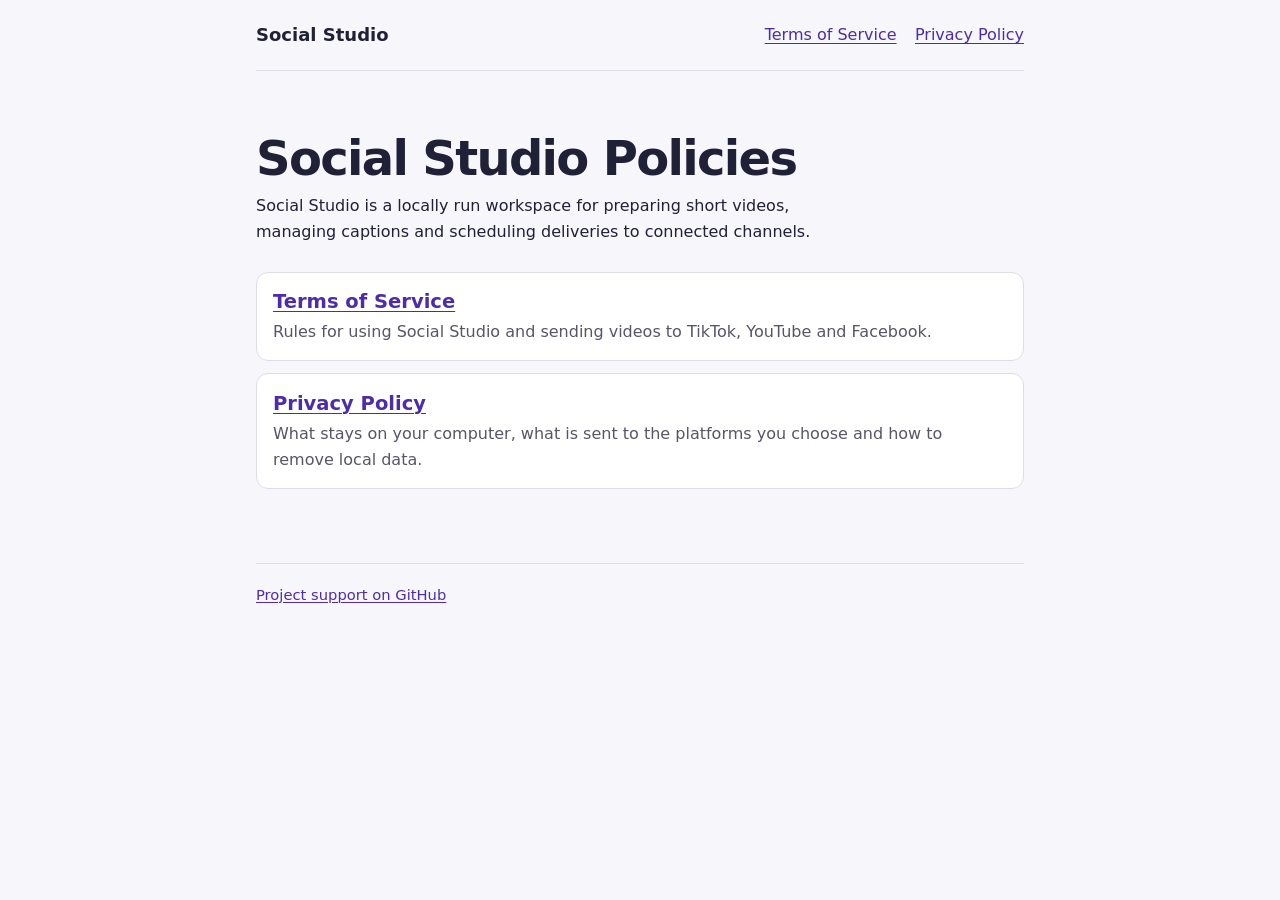
<file: docs/index.html>
<!doctype html>
<html lang="en">
<head>
  <meta charset="utf-8">
  <meta name="viewport" content="width=device-width, initial-scale=1">
  <meta name="description" content="Terms of Service and Privacy Policy for Social Studio.">
  <title>Social Studio Policies</title>
  <link rel="stylesheet" href="policies.css">
</head>
<body>
  <a class="skip" href="#main">Skip to content</a>
  <header class="site-header">
    <a class="wordmark" href="./" aria-current="page">Social Studio</a>
    <nav aria-label="Policies">
      <a href="terms.html">Terms of Service</a>
      <a href="privacy.html">Privacy Policy</a>
    </nav>
  </header>
  <main id="main">
    <h1>Social Studio Policies</h1>
    <p class="intro">Social Studio is a locally run workspace for preparing short videos, managing captions and scheduling deliveries to connected channels.</p>
    <ul class="policy-list">
      <li>
        <h2><a href="terms.html">Terms of Service</a></h2>
        <p>Rules for using Social Studio and sending videos to TikTok, YouTube and Facebook.</p>
      </li>
      <li>
        <h2><a href="privacy.html">Privacy Policy</a></h2>
        <p>What stays on your computer, what is sent to the platforms you choose and how to remove local data.</p>
      </li>
    </ul>
  </main>
  <footer class="site-footer"><a href="https://github.com/baonhq1406/BaoHQ/issues">Project support on GitHub</a></footer>
</body>
</html>
</file>
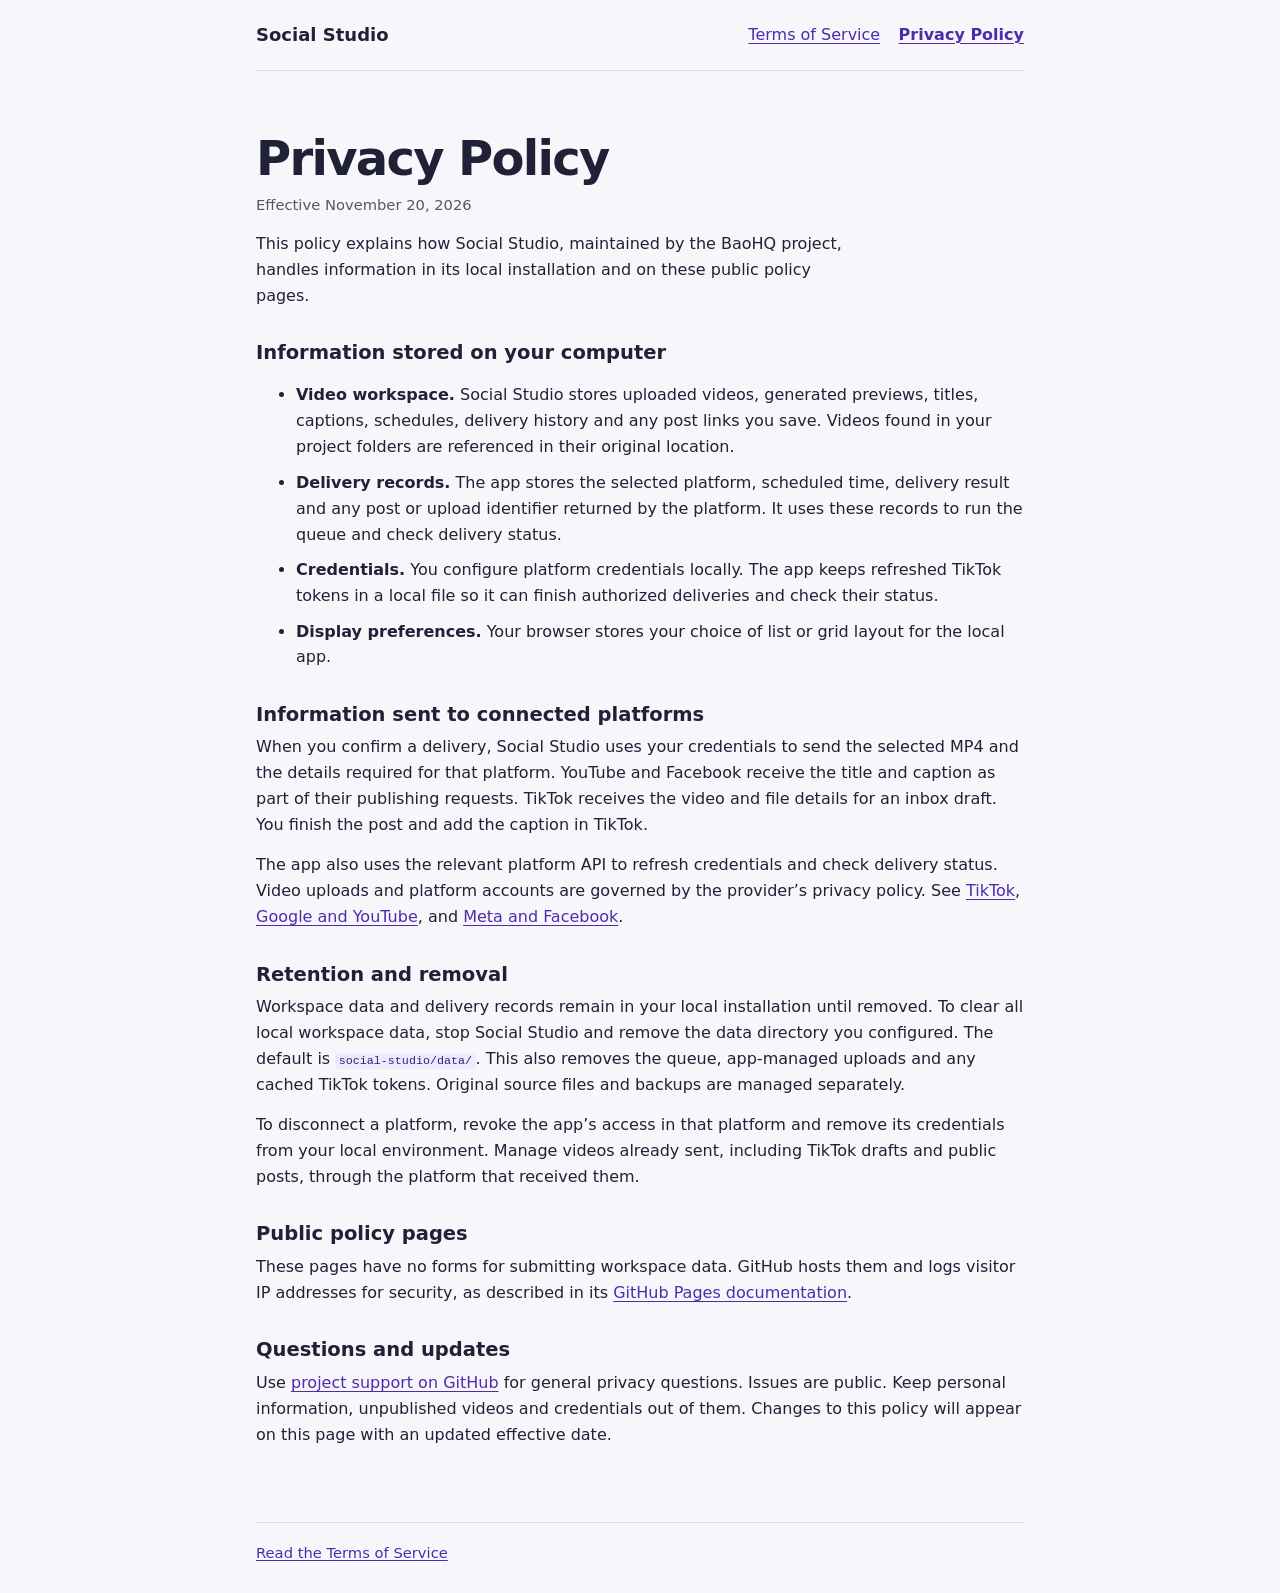
<file: docs/privacy.html>
<!doctype html>
<html lang="en">
<head>
  <meta charset="utf-8">
  <meta name="viewport" content="width=device-width, initial-scale=1">
  <meta name="description" content="How Social Studio handles video, publishing data and credentials.">
  <title>Privacy Policy — Social Studio</title>
  <link rel="stylesheet" href="policies.css">
</head>
<body>
  <a class="skip" href="#main">Skip to content</a>
  <header class="site-header">
    <a class="wordmark" href="./">Social Studio</a>
    <nav aria-label="Policies">
      <a href="terms.html">Terms of Service</a>
      <a href="privacy.html" aria-current="page">Privacy Policy</a>
    </nav>
  </header>
  <main id="main">
    <h1>Privacy Policy</h1>
    <p class="updated">Effective <time datetime="2026-11-20">November 20, 2026</time></p>
    <p class="intro">This policy explains how Social Studio, maintained by the BaoHQ project, handles information in its local installation and on these public policy pages.</p>

    <h2>Information stored on your computer</h2>
    <ul>
      <li><strong>Video workspace.</strong> Social Studio stores uploaded videos, generated previews, titles, captions, schedules, delivery history and any post links you save. Videos found in your project folders are referenced in their original location.</li>
      <li><strong>Delivery records.</strong> The app stores the selected platform, scheduled time, delivery result and any post or upload identifier returned by the platform. It uses these records to run the queue and check delivery status.</li>
      <li><strong>Credentials.</strong> You configure platform credentials locally. The app keeps refreshed TikTok tokens in a local file so it can finish authorized deliveries and check their status.</li>
      <li><strong>Display preferences.</strong> Your browser stores your choice of list or grid layout for the local app.</li>
    </ul>

    <h2>Information sent to connected platforms</h2>
    <p>When you confirm a delivery, Social Studio uses your credentials to send the selected MP4 and the details required for that platform. YouTube and Facebook receive the title and caption as part of their publishing requests. TikTok receives the video and file details for an inbox draft. You finish the post and add the caption in TikTok.</p>
    <p>The app also uses the relevant platform API to refresh credentials and check delivery status. Video uploads and platform accounts are governed by the provider’s privacy policy. See <a href="https://www.tiktok.com/legal/page/row/privacy-policy/en">TikTok</a>, <a href="https://policies.google.com/privacy">Google and YouTube</a>, and <a href="https://www.facebook.com/privacy/policy/">Meta and Facebook</a>.</p>

    <h2>Retention and removal</h2>
    <p>Workspace data and delivery records remain in your local installation until removed. To clear all local workspace data, stop Social Studio and remove the data directory you configured. The default is <code>social-studio/data/</code>. This also removes the queue, app-managed uploads and any cached TikTok tokens. Original source files and backups are managed separately.</p>
    <p>To disconnect a platform, revoke the app’s access in that platform and remove its credentials from your local environment. Manage videos already sent, including TikTok drafts and public posts, through the platform that received them.</p>

    <h2>Public policy pages</h2>
    <p>These pages have no forms for submitting workspace data. GitHub hosts them and logs visitor IP addresses for security, as described in its <a href="https://docs.github.com/en/pages/getting-started-with-github-pages/what-is-github-pages#data-collection">GitHub Pages documentation</a>.</p>

    <h2>Questions and updates</h2>
    <p>Use <a href="https://github.com/baonhq1406/BaoHQ/issues">project support on GitHub</a> for general privacy questions. Issues are public. Keep personal information, unpublished videos and credentials out of them. Changes to this policy will appear on this page with an updated effective date.</p>
  </main>
  <footer class="site-footer"><a href="terms.html">Read the Terms of Service</a></footer>
</body>
</html>
</file>
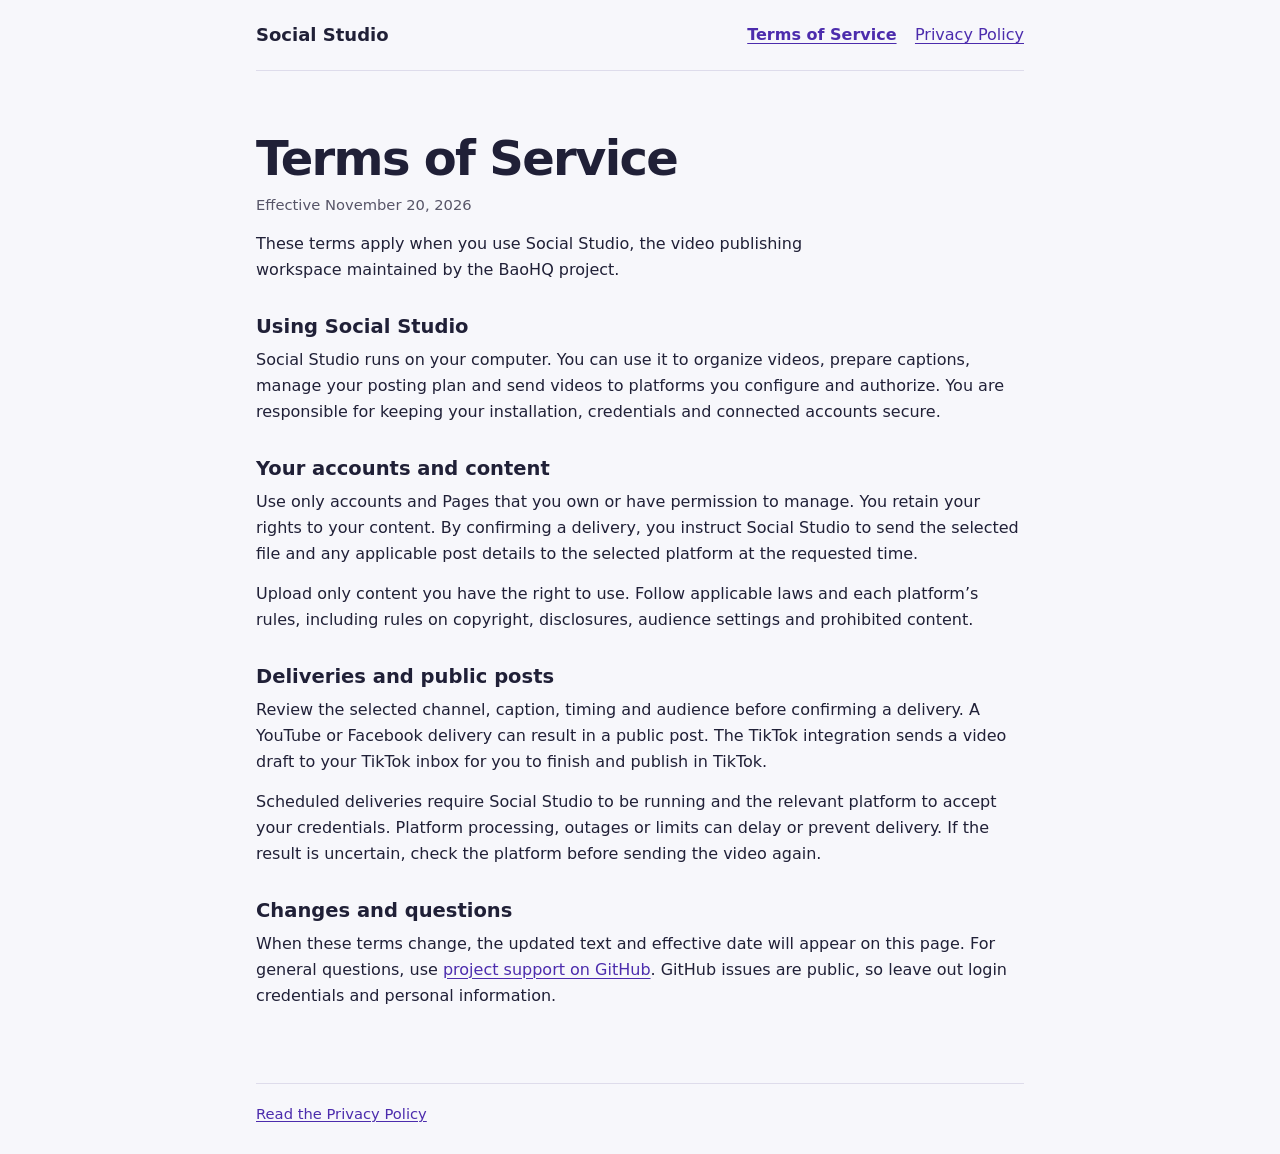
<file: docs/terms.html>
<!doctype html>
<html lang="en">
<head>
  <meta charset="utf-8">
  <meta name="viewport" content="width=device-width, initial-scale=1">
  <meta name="description" content="Terms of Service for Social Studio.">
  <title>Terms of Service — Social Studio</title>
  <link rel="stylesheet" href="policies.css">
</head>
<body>
  <a class="skip" href="#main">Skip to content</a>
  <header class="site-header">
    <a class="wordmark" href="./">Social Studio</a>
    <nav aria-label="Policies">
      <a href="terms.html" aria-current="page">Terms of Service</a>
      <a href="privacy.html">Privacy Policy</a>
    </nav>
  </header>
  <main id="main">
    <h1>Terms of Service</h1>
    <p class="updated">Effective <time datetime="2026-11-20">November 20, 2026</time></p>
    <p class="intro">These terms apply when you use Social Studio, the video publishing workspace maintained by the BaoHQ project.</p>

    <h2>Using Social Studio</h2>
    <p>Social Studio runs on your computer. You can use it to organize videos, prepare captions, manage your posting plan and send videos to platforms you configure and authorize. You are responsible for keeping your installation, credentials and connected accounts secure.</p>

    <h2>Your accounts and content</h2>
    <p>Use only accounts and Pages that you own or have permission to manage. You retain your rights to your content. By confirming a delivery, you instruct Social Studio to send the selected file and any applicable post details to the selected platform at the requested time.</p>
    <p>Upload only content you have the right to use. Follow applicable laws and each platform’s rules, including rules on copyright, disclosures, audience settings and prohibited content.</p>

    <h2>Deliveries and public posts</h2>
    <p>Review the selected channel, caption, timing and audience before confirming a delivery. A YouTube or Facebook delivery can result in a public post. The TikTok integration sends a video draft to your TikTok inbox for you to finish and publish in TikTok.</p>
    <p>Scheduled deliveries require Social Studio to be running and the relevant platform to accept your credentials. Platform processing, outages or limits can delay or prevent delivery. If the result is uncertain, check the platform before sending the video again.</p>

    <h2>Changes and questions</h2>
    <p>When these terms change, the updated text and effective date will appear on this page. For general questions, use <a href="https://github.com/baonhq1406/BaoHQ/issues">project support on GitHub</a>. GitHub issues are public, so leave out login credentials and personal information.</p>
  </main>
  <footer class="site-footer"><a href="privacy.html">Read the Privacy Policy</a></footer>
</body>
</html>
</file>
<file: docs/policies.css>
:root {
  color-scheme: light;
  font-family: system-ui, -apple-system, "Segoe UI", sans-serif;
  color: #202037;
  background: #f7f7fb;
  font-synthesis: none;
  --text-muted: #575568;
  --line: #dedceb;
  --accent: #4c2cad;
}
* { box-sizing: border-box; }
body { margin: 0; line-height: 1.62; }
a { color: var(--accent); text-decoration-thickness: 1px; text-underline-offset: .16em; }
a:focus-visible { outline: 3px solid var(--accent); outline-offset: 3px; }
.skip { position: absolute; top: .5rem; left: .5rem; z-index: 1; padding: .5rem .75rem; background: #fff; }
.skip:not(:focus) { clip-path: inset(50%); }
.site-header, main, .site-footer { width: min(48rem, calc(100% - 2rem)); margin-inline: auto; }
.site-header {
  display: flex;
  align-items: center;
  justify-content: space-between;
  flex-wrap: wrap;
  column-gap: 2rem;
  row-gap: .35rem;
  padding-block: .8rem;
  border-bottom: 1px solid var(--line);
}
.wordmark { color: #202037; font-size: 1.125rem; font-weight: 760; text-decoration: none; }
.site-header nav { display: flex; flex-wrap: wrap; gap: .3rem 1.15rem; }
.site-header a { display: inline-flex; align-items: center; min-height: 2.75rem; }
.site-header nav a[aria-current] { font-weight: 700; }
main { padding-block: clamp(1.75rem, 5vw, 3.75rem); }
h1, h2, p { margin-block-start: 0; }
h1 { margin-block-end: .5rem; font-size: clamp(2.05rem, 6vw, 3rem); line-height: 1.13; letter-spacing: -.035em; }
h2 { margin-block: 1.9rem .4rem; font-size: 1.22rem; line-height: 1.4; }
p, main ul { margin-block-end: .9rem; }
li + li { margin-top: .6rem; }
.updated, .site-footer { color: var(--text-muted); font-size: .92rem; }
.intro { max-width: 59ch; }
code { color: #372175; background: #eee9ff; border-radius: .25rem; padding: .12em .3em; font-size: .9em; overflow-wrap: anywhere; }
.policy-list { list-style: none; padding: 0; margin-block-start: 1.7rem; display: grid; gap: .75rem; }
.policy-list li { margin: 0; background: #fff; border: 1px solid var(--line); border-radius: .75rem; padding: .95rem 1rem; }
.policy-list h2 { margin: 0 0 .25rem; }
.policy-list p { margin: 0; color: var(--text-muted); }
.site-footer { padding-block: 1.15rem 1.75rem; border-top: 1px solid var(--line); }
</file>
